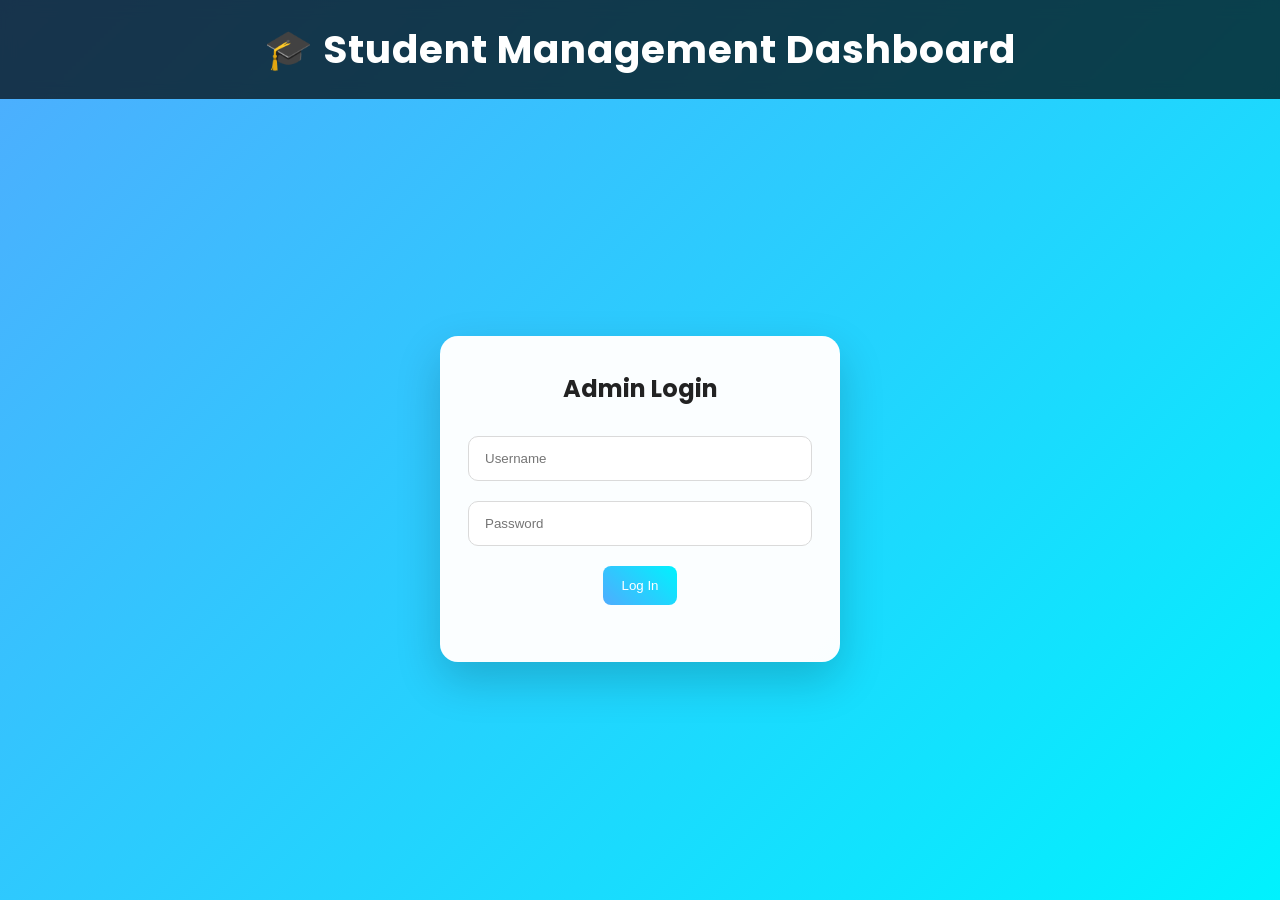
<file: placement_code_files/index.html>
<!DOCTYPE html>
<html lang="en">
<head>
    <link rel="stylesheet" href="style.css">
    <meta charset="UTF-8">
    <title>Student Management Dashboard</title>
</head>
<body>

<header>
    <h2>🎓 Student Management Dashboard</h2>
    <button class="logout-btn hidden" id="logoutBtn" onclick="handleLogout()">Logout</button>
</header>

<div class="login-page" id="loginPage">
    <div class="login-card">
        <h2>Admin Login</h2>
        <input type="text" id="loginUsername" placeholder="Username">
        <input type="password" id="loginPassword" placeholder="Password">
        <button id="loginButton" type="button">Log In</button>
        <p class="login-error" id="loginError"></p>
    </div>
</div>

<div class="container hidden" id="dashboardPage">

    <!-- Form -->
    <div class="form-box">
        <input type="text" id="name" placeholder="Name">
        <input type="number" id="age" placeholder="Age">
        <input type="text" id="department" placeholder="Department">
        <input type="number" id="percentage" placeholder="Percentage">
        <button onclick="addStudent()">Add Student</button>
        <button onclick="goToPerformance()">View Performance</button>
        <button class="secondary" onclick="loadJSONData()">Load JSON Data</button>
    </div>

    <!-- Table -->
    <table>
        <thead>
            <tr>
                <th>Name</th>
                <th>Age</th>
                <th>Department</th>
                <th>Percentage</th>
                <th>Actions</th>
            </tr>
        </thead>
        <tbody id="studentTable">
        </tbody>
    </table>

</div>

<script>
    const VALID_USERNAME = 'admin';
    const VALID_PASSWORD = 'admin123';
    const STORAGE_KEY = 'placement_students';
    const LOGIN_KEY = 'placement_logged_in';
    let students = [];
    let useLocalStorage = false;

    function loadLocalStudents() {
        return JSON.parse(localStorage.getItem(STORAGE_KEY) || '[]');
    }

    function saveLocalStudents(data) {
        localStorage.setItem(STORAGE_KEY, JSON.stringify(data));
    }

    async function fetchStudents() {
        try {
            const response = await fetch('/api/students', { credentials: 'same-origin' });
            if (!response.ok) throw new Error('API unavailable or 401 Unauthorized');
            students = await response.json();
            
            // Provide IDs for backend items missing them (due to manual JSON edits)
            students = students.map(s => {
                if(!s.id) s.id = crypto.randomUUID ? crypto.randomUUID() : Date.now().toString();
                return s;
            });

            saveLocalStudents(students);
            useLocalStorage = false;
        } catch (error) {
            useLocalStorage = true;
            let localData = loadLocalStudents();
            
            if (localData && localData.length > 0) {
                students = localData;
            } else {
                // Automatically fetch students.json if local storage is completely empty
                try {
                    const jsonResp = await fetch("students.json");
                    if (jsonResp.ok) {
                        const data = await jsonResp.json();
                        students = data.map(s => ({
                            id: crypto.randomUUID ? crypto.randomUUID() : Date.now().toString(),
                            ...s
                        }));
                        saveLocalStudents(students);
                    } else {
                        students = [];
                    }
                } catch(e) {
                    students = [];
                }
            }
        }
    }

    function goToPerformance() {
        window.location.href = 'performance.html';
    }

    async function addStudent() {
        const name = document.getElementById("name").value.trim();
        const age = Number(document.getElementById("age").value);
        const department = document.getElementById("department").value.trim();
        const percentage = Number(document.getElementById("percentage").value);

        if (!name || !age || !department || !percentage) {
            alert("Please fill all fields!");
            return;
        }

        const student = {
            id: crypto.randomUUID ? crypto.randomUUID() : Date.now().toString(),
            name,
            age,
            department,
            percentage
        };

        if (useLocalStorage) {
            students.push(student);
            saveLocalStudents(students);
            clearForm();
            renderTable();
            return;
        }

        try {
            const response = await fetch('/api/students', {
                method: 'POST',
                headers: { 'Content-Type': 'application/json' },
                body: JSON.stringify(student)
            });

            if (!response.ok) throw new Error('API add failed');
            const created = await response.json();
            student.id = created.id || student.id;
            students.push(student);
        } catch (error) {
            useLocalStorage = true;
            students.push(student);
            saveLocalStudents(students);
        }

        clearForm();
        renderTable(); 
    }

    function renderTable() {
        const table = document.getElementById("studentTable");
        table.innerHTML = "";

        students.forEach(student => {
            table.innerHTML += `
                <tr>
                    <td>${student.name}</td>
                    <td>${student.age}</td>
                    <td>${student.department}</td>
                    <td>${student.percentage}</td>
                    <td>
                        <button class="edit-btn" onclick="editStudent('${student.id}')">Edit</button>
                        <button class="delete-btn" onclick="deleteStudent('${student.id}')">Delete</button>
                    </td>
                </tr>
            `;
        });
    }

    async function displayStudents() {
        await fetchStudents();
        renderTable();
    }

    async function deleteStudent(studentId) {
        if (useLocalStorage) {
            students = students.filter(s => s.id !== studentId);
            saveLocalStudents(students);
            renderTable();
            return;
        }

        const response = await fetch(`/api/students/${encodeURIComponent(studentId)}`, {
            method: 'DELETE'
        });

        if (!response.ok) {
            alert('Unable to delete student.');
            return;
        }

        renderTable();
    }

    async function editStudent(studentId) {
        const student = students.find(s => s.id === studentId);
        if (!student) return;

        document.getElementById("name").value = student.name;
        document.getElementById("age").value = student.age;
        document.getElementById("department").value = student.department;
        document.getElementById("percentage").value = student.percentage;

        await deleteStudent(studentId);
    }

    function clearForm() {
        document.getElementById("name").value = "";
        document.getElementById("age").value = "";
        document.getElementById("department").value = "";
        document.getElementById("percentage").value = "";
    }

    function setLoginError(message) {
        const errorElem = document.getElementById('loginError');
        errorElem.textContent = message;
    }

    function showLogin() {
        document.getElementById('loginPage').classList.remove('hidden');
        document.getElementById('dashboardPage').classList.add('hidden');
        document.getElementById('logoutBtn').classList.add('hidden');
        setLoginError('');
        document.getElementById('loginUsername').value = '';
        document.getElementById('loginPassword').value = '';
    }

    function showDashboard() {
        document.getElementById('loginPage').classList.add('hidden');
        document.getElementById('dashboardPage').classList.remove('hidden');
        document.getElementById('logoutBtn').classList.remove('hidden');
        displayStudents();
    }

    async function handleLogin() {
        const username = document.getElementById('loginUsername').value.trim();
        const password = document.getElementById('loginPassword').value.trim();

        if (!username || !password) {
            setLoginError('Please enter both username and password.');
            return;
        }

        // Try to authenticate with the backend if it exists
        try {
            const resp = await fetch('/api/login', {
                method: 'POST',
                headers: { 'Content-Type': 'application/json' },
                body: JSON.stringify({ username, password })
            });

            if (resp.ok) {
                localStorage.setItem(LOGIN_KEY, 'true');
                showDashboard();
                return;
            }
        } catch(e) {
            console.log("No backend detected, proceeding locally");
        }

        if (username === VALID_USERNAME && password === VALID_PASSWORD) {
            localStorage.setItem(LOGIN_KEY, 'true');
            showDashboard();
            return;
        }

        setLoginError('Invalid credentials. Use admin/admin123');
    }

    async function handleLogout() {
        try {
            await fetch('/api/logout', { method: 'POST' });
        } catch(e) {}
        
        localStorage.removeItem(LOGIN_KEY);
        showLogin();
    }

    function loadCSVData() {
        fetch("students.csv")
            .then(response => response.text())
            .then(data => {
                const rows = data.split("\n").slice(1).filter(row => row.trim().length > 0); // skip header and empty rows
                students = rows.map(row => {
                    const cols = row.split(",");
                    return {
                        id: crypto.randomUUID ? crypto.randomUUID() : Date.now().toString(),
                        name: cols[0] ? cols[0].trim() : "Unknown",
                        age: cols[1] ? Number(cols[1].trim()) : 0,
                        department: cols[2] ? cols[2].trim() : "",
                        percentage: cols[3] ? Number(cols[3].trim()) : 0
                    };
                });

                localStorage.setItem(STORAGE_KEY, JSON.stringify(students));
                renderTable();
                alert("Student data loaded successfully from CSV!");
            })
            .catch(err => {
                console.error("Error loading CSV:", err);
            });
    }

    function loadJSONData() {
        // Appending timestamp disables browser cache so newly saved JSON data is immediately reflected!
        fetch("students.json?t=" + new Date().getTime())
            .then(response => {
                if (!response.ok) throw new Error("File not found or local fetch denied");
                return response.json();
            })
            .then(data => {
                // Ensure IDs exist cleanly
                students = data.map(s => ({
                    ...s,
                    id: s.id || (Date.now().toString() + Math.random().toString(36).substr(2, 5))
                }));
                // Save and refresh visually
                localStorage.setItem(STORAGE_KEY, JSON.stringify(students));
                renderTable(); 
                alert("Student data loaded successfully from JSON!");
            })
            .catch(error => {
                console.error("Error loading JSON:", error);
                alert("Error loading JSON: " + error.message + "\n\nMake sure you are running a local web server (like VSCode Live Server) to load files correctly.");
            });
    }

    function initialize() {
        document.getElementById('loginButton').addEventListener('click', handleLogin);
        document.getElementById('logoutBtn').addEventListener('click', handleLogout);

        const loggedIn = localStorage.getItem(LOGIN_KEY) === 'true';
        if (loggedIn) {
            showDashboard();
        } else {
            showLogin();
        }
    }

    initialize();
</script>

</body>
</html>
</file>
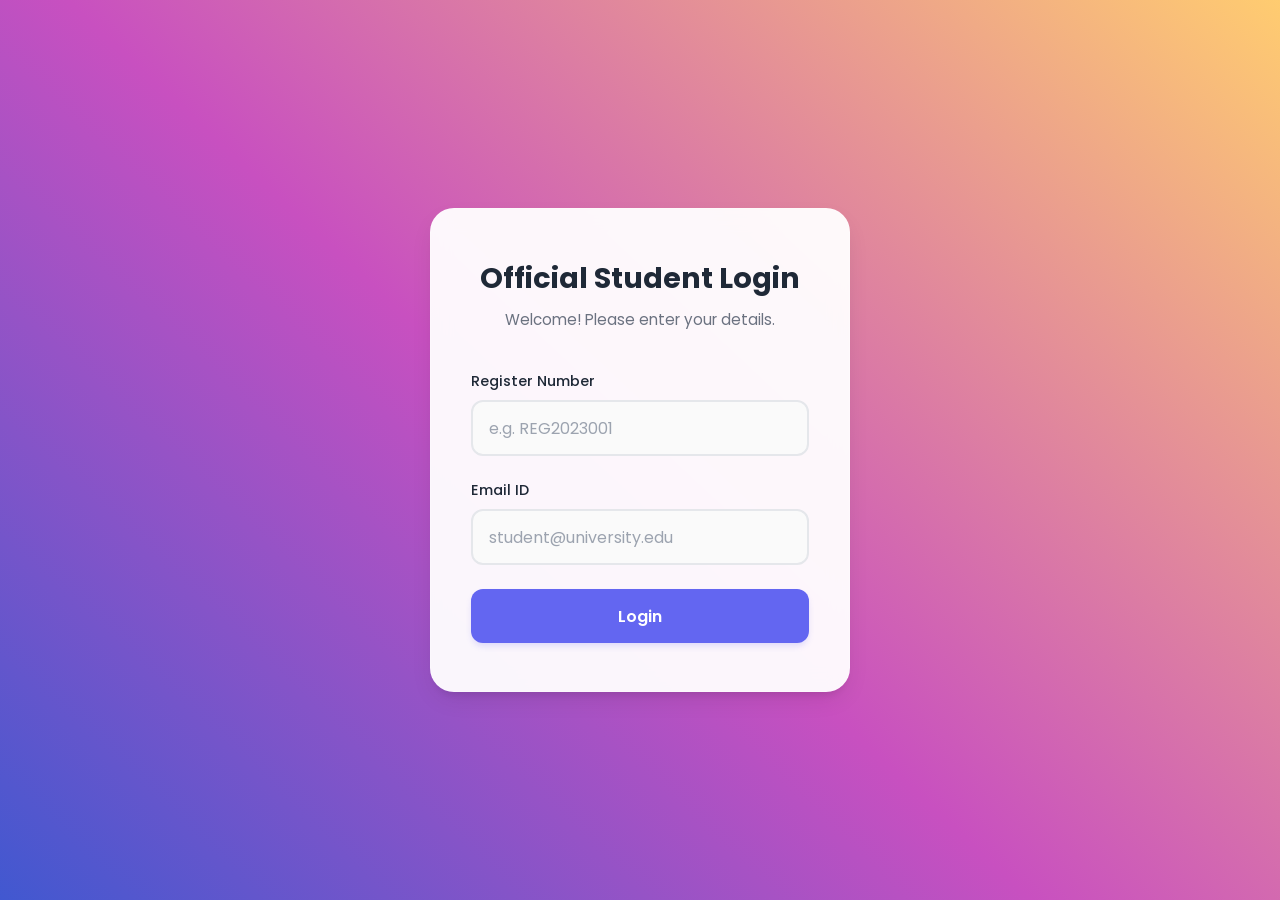
<file: placement_code_files/login.html>
<!DOCTYPE html>
<html lang="en">
<head>
    <meta charset="UTF-8">
    <meta name="viewport" content="width=device-width, initial-scale=1.0">
    <title>Official Student Login</title>
    <!-- Google Fonts -->
    <link rel="preconnect" href="https://fonts.googleapis.com">
    <link rel="preconnect" href="https://fonts.gstatic.com" crossorigin>
    <link href="https://fonts.googleapis.com/css2?family=Poppins:wght@400;500;600;700&display=swap" rel="stylesheet">
    <style>
        /* Modern CSS Reset and Variables */
        :root {
            --primary-color: #6366f1; /* Indigo */
            --primary-hover: #4f46e5;
            --bg-gradient-start: #4158D0;
            --bg-gradient-mid: #C850C0;
            --bg-gradient-end: #FFCC70;
            --card-bg: rgba(255, 255, 255, 0.95);
            --text-main: #1f2937;
            --text-muted: #6b7280;
            --error-color: #ef4444;
            --input-border: #e5e7eb;
            --input-focus: #6366f1;
            --shadow-lg: 0 10px 25px -5px rgba(0, 0, 0, 0.1), 0 8px 10px -6px rgba(0, 0, 0, 0.1);
        }

        * {
            margin: 0;
            padding: 0;
            box-sizing: border-box;
            font-family: 'Poppins', sans-serif;
        }

        body {
            min-height: 100vh;
            display: flex;
            align-items: center;
            justify-content: center;
            background-color: #4158D0;
            background-image: linear-gradient(43deg, var(--bg-gradient-start) 0%, var(--bg-gradient-mid) 46%, var(--bg-gradient-end) 100%);
            padding: 1rem;
            color: var(--text-main);
        }

        /* Glassmorphism Card Effect */
        .login-card {
            background: var(--card-bg);
            backdrop-filter: blur(10px);
            -webkit-backdrop-filter: blur(10px);
            border-radius: 1.5rem;
            padding: 3rem 2.5rem;
            width: 100%;
            max-width: 420px;
            box-shadow: var(--shadow-lg);
            border: 1px solid rgba(255, 255, 255, 0.2);
            transition: transform 0.3s ease;
        }
        
        .login-card:hover {
            transform: translateY(-5px);
        }

        .header {
            text-align: center;
            margin-bottom: 2.5rem;
        }

        .header h1 {
            font-size: 1.8rem;
            font-weight: 700;
            color: var(--text-main);
            margin-bottom: 0.5rem;
        }

        .header p {
            color: var(--text-muted);
            font-size: 0.95rem;
        }

        .form-group {
            margin-bottom: 1.5rem;
            position: relative;
        }

        .form-group label {
            display: block;
            font-size: 0.9rem;
            font-weight: 500;
            margin-bottom: 0.5rem;
            color: var(--text-main);
        }

        .form-control {
            width: 100%;
            padding: 0.85rem 1rem;
            font-size: 1rem;
            border: 2px solid var(--input-border);
            border-radius: 0.75rem;
            outline: none;
            transition: all 0.3s ease;
            background-color: #fafafa;
        }

        .form-control::placeholder {
            color: #9ca3af;
        }

        .form-control:focus {
            border-color: var(--input-focus);
            background-color: #ffffff;
            box-shadow: 0 0 0 4px rgba(99, 102, 241, 0.1);
        }
        
        /* Error state styling */
        .form-control.is-invalid {
            border-color: var(--error-color);
            background-color: #fef2f2;
        }
        
        .form-control.is-invalid:focus {
            box-shadow: 0 0 0 4px rgba(239, 68, 68, 0.1);
        }

        .error-text {
            color: var(--error-color);
            font-size: 0.8rem;
            margin-top: 0.5rem;
            display: none;
            font-weight: 500;
            animation: fadeIn 0.3s ease;
        }
        
        @keyframes fadeIn {
            from { opacity: 0; transform: translateY(-5px); }
            to { opacity: 1; transform: translateY(0); }
        }

        .btn {
            display: flex;
            align-items: center;
            justify-content: center;
            width: 100%;
            padding: 0.9rem;
            border: none;
            border-radius: 0.75rem;
            font-size: 1rem;
            font-weight: 600;
            cursor: pointer;
            transition: all 0.3s ease;
            text-decoration: none;
        }

        .btn-primary {
            background-color: var(--primary-color);
            color: white;
            margin-top: 1rem;
            box-shadow: 0 4px 6px -1px rgba(99, 102, 241, 0.2);
        }

        .btn-primary:hover {
            background-color: var(--primary-hover);
            transform: translateY(-2px);
            box-shadow: 0 6px 8px -1px rgba(99, 102, 241, 0.3);
        }

        .btn-primary:active {
            transform: translateY(0);
        }

        /* Mobile Responsiveness */
        @media (max-width: 480px) {
            .login-card {
                padding: 2rem 1.5rem;
                border-radius: 1rem;
            }
            .header h1 {
                font-size: 1.6rem;
            }
            .form-control {
                padding: 0.75rem;
            }
            .btn {
                padding: 0.75rem;
            }
        }
    </style>
</head>
<body>

    <div class="login-card">
        <div class="header">
            <h1>Official Student Login</h1>
            <p>Welcome! Please enter your details.</p>
        </div>

        <form id="studentLoginForm" novalidate>
            <div class="form-group">
                <label for="registerNumber">Register Number</label>
                <input type="text" id="registerNumber" class="form-control" placeholder="e.g. REG2023001" autocomplete="off">
                <div class="error-text" id="regError"></div>
            </div>

            <div class="form-group">
                <label for="emailId">Email ID</label>
                <input type="email" id="emailId" class="form-control" placeholder="student@university.edu" autocomplete="email">
                <div class="error-text" id="emailError"></div>
            </div>

            <button type="submit" class="btn btn-primary">Login</button>
        </form>
    </div>

    <script>
        document.addEventListener('DOMContentLoaded', () => {
            const loginForm = document.getElementById('studentLoginForm');
            const registerInput = document.getElementById('registerNumber');
            const emailInput = document.getElementById('emailId');
            
            // Error elements
            const regError = document.getElementById('regError');
            const emailError = document.getElementById('emailError');

            // Email validation regex (standard pattern)
            const emailPattern = /^[^\s@]+@[^\s@]+\.[^\s@]+$/;

            // Clear errors when user types
            registerInput.addEventListener('input', () => clearError(registerInput, regError));
            emailInput.addEventListener('input', () => clearError(emailInput, emailError));

            function clearError(inputElement, errorElement) {
                inputElement.classList.remove('is-invalid');
                errorElement.style.display = 'none';
                errorElement.textContent = '';
            }

            function showError(inputElement, errorElement, message) {
                inputElement.classList.add('is-invalid');
                errorElement.textContent = message;
                errorElement.style.display = 'block';
            }

            loginForm.addEventListener('submit', function(e) {
                e.preventDefault(); 
                
                let isValid = true;
                const regValue = registerInput.value.trim();
                const emailValue = emailInput.value.trim();

                // Validate Register Number
                if (regValue === '') {
                    showError(registerInput, regError, 'Register number is required');
                    isValid = false;
                }

                // Validate Email
                if (emailValue === '') {
                    showError(emailInput, emailError, 'Email ID is required');
                    isValid = false;
                } else if (!emailPattern.test(emailValue)) {
                    showError(emailInput, emailError, 'Please enter a valid email format');
                    isValid = false;
                }

                // Process successful login
                if (isValid) {
                    // Update button UI state
                    const submitBtn = loginForm.querySelector('button[type="submit"]');
                    submitBtn.textContent = 'Logging in...';
                    submitBtn.style.opacity = '0.8';
                    submitBtn.disabled = true;

                    // 1. Store login status in Local Storage
                    localStorage.setItem('isLoggedIn', 'true');
                    localStorage.setItem('studentRegNum', regValue);

                    // 2. Redirect to dashboard
                    setTimeout(() => {
                        window.location.href = 'index.html';
                    }, 600);
                }
            });
        });
    </script>
</body>
</html>
</file>
<file: placement_code_files/style.css>
/* Import modern font */
@import url('https://fonts.googleapis.com/css2?family=Poppins:wght@300;400;500;600&display=swap');

* {
    margin: 0;
    padding: 0;
    box-sizing: border-box;
}

body {
    font-family: 'Poppins', sans-serif;
    background: linear-gradient(135deg, #4facfe, #00f2fe);
    min-height: 100vh;
}

/* Header */
header {
    background: rgba(0, 0, 0, 0.7);
    color: white;
    padding: 20px;
    text-align: center;
    font-size: 26px;
    letter-spacing: 1px;
    backdrop-filter: blur(8px);
}

/* Container */
.container {
    width: 85%;
    margin: 30px auto;
}

/* Form Card */
.form-box {
    background: white;
    padding: 25px;
    border-radius: 12px;
    box-shadow: 0 10px 30px rgba(0,0,0,0.2);
    display: flex;
    flex-wrap: wrap;
    justify-content: space-between;
    margin-bottom: 25px;
}

/* Inputs */
input {
    width: 23%;
    padding: 12px;
    margin: 10px 5px;
    border-radius: 8px;
    border: 1px solid #ccc;
    transition: 0.3s;
}

input:focus {
    border-color: #4facfe;
    box-shadow: 0 0 8px rgba(79,172,254,0.5);
    outline: none;
}

/* Buttons */
button {
    padding: 12px 18px;
    margin: 10px 5px;
    border-radius: 8px;
    border: none;
    background: linear-gradient(45deg, #4facfe, #00f2fe);
    color: white;
    font-weight: 500;
    cursor: pointer;
    transition: 0.3s;
}

button.secondary {
    background: #ffffff;
    color: #333;
    border: 1px solid #d2d2d2;
}

button:hover {
    transform: scale(1.05);
    box-shadow: 0 6px 20px rgba(0,0,0,0.3);
}

.search-box {
    background: rgba(255,255,255,0.95);
    padding: 20px;
    border-radius: 14px;
    display: flex;
    flex-wrap: wrap;
    align-items: center;
    justify-content: flex-start;
    gap: 12px;
    margin-bottom: 20px;
    box-shadow: 0 10px 30px rgba(0,0,0,0.12);
}

.search-box input {
    flex: 1 1 250px;
    min-width: 220px;
}

.selected-summary {
    margin-top: 20px;
}

.selected-card {
    background: white;
    padding: 18px 22px;
    border-radius: 14px;
    box-shadow: 0 10px 30px rgba(0,0,0,0.12);
}

.selected-card p {
    margin: 10px 0;
    color: #333;
}

.hidden {
    display: none !important;
}

.login-page {
    min-height: calc(100vh - 100px);
    display: flex;
    align-items: center;
    justify-content: center;
}

.login-card {
    background: rgba(255, 255, 255, 0.98);
    padding: 35px 28px;
    border-radius: 18px;
    box-shadow: 0 18px 45px rgba(0,0,0,0.18);
    width: min(400px, 92%);
    text-align: center;
}

.login-card h2 {
    margin-bottom: 20px;
    color: #222;
}

.login-card input {
    width: 100%;
    padding: 14px 16px;
    margin: 10px 0;
    border-radius: 10px;
    border: 1px solid #dadada;
}

.login-error {
    margin-top: 12px;
    color: #e74c3c;
    font-size: 14px;
}

.logout-btn {
    position: absolute;
    right: 24px;
    top: 26px;
    padding: 10px 16px;
    border-radius: 999px;
    background: rgba(255,255,255,0.15);
    border: 1px solid rgba(255,255,255,0.45);
    color: white;
}

.logout-btn:hover {
    background: rgba(255,255,255,0.25);
}

/* Table */
table {
    width: 100%;
    border-collapse: collapse;
    background: white;
    border-radius: 12px;
    overflow: hidden;
    box-shadow: 0 10px 30px rgba(0,0,0,0.2);
}

/* Header Row */
th {
    background: linear-gradient(45deg, #4facfe, #00f2fe);
    color: white;
    padding: 15px;
    text-transform: uppercase;
    font-size: 14px;
}

/* Table Data */
td {
    padding: 12px;
    text-align: center;
    border-bottom: 1px solid #eee;
}

/* Hover Effect */
tr:hover {
    background: #f1f9ff;
}

/* Action Buttons */
.edit-btn {
    background: #f39c12;
}

.delete-btn {
    background: #e74c3c;
}

.edit-btn:hover {
    background: #d68910;
}

.delete-btn:hover {
    background: #c0392b;
}

/* Responsive */
@media (max-width: 768px) {
    input {
        width: 100%;
    }

    .form-box {
        flex-direction: column;
    }
}

/* Performance summary */
.stats-grid {
    display: grid;
    grid-template-columns: repeat(4, 1fr);
    gap: 18px;
    margin-bottom: 20px;
}

.stat-card {
    background: rgba(255, 255, 255, 0.95);
    padding: 20px;
    border-radius: 14px;
    box-shadow: 0 8px 20px rgba(0, 0, 0, 0.12);
    text-align: center;
}

.stat-card h4 {
    margin-bottom: 10px;
    color: #333;
    font-size: 16px;
}

.stat-card p {
    font-size: 28px;
    font-weight: 700;
    color: #1a1a1a;
}

.distribution-box {
    background: white;
    padding: 20px;
    border-radius: 12px;
    box-shadow: 0 10px 30px rgba(0,0,0,0.12);
    margin-top: 20px;
}

.distribution-box h4 {
    margin-bottom: 12px;
}

.distribution-grid {
    display: grid;
    grid-template-columns: repeat(5, minmax(80px, 1fr));
    gap: 10px;
    font-weight: 600;
}

.distribution-grid div {
    background: #f4f9ff;
    padding: 16px;
    border-radius: 10px;
    text-align: center;
}

@media (max-width: 768px) {
    .stats-grid,
    .distribution-grid {
        grid-template-columns: 1fr;
    }
}
</file>
